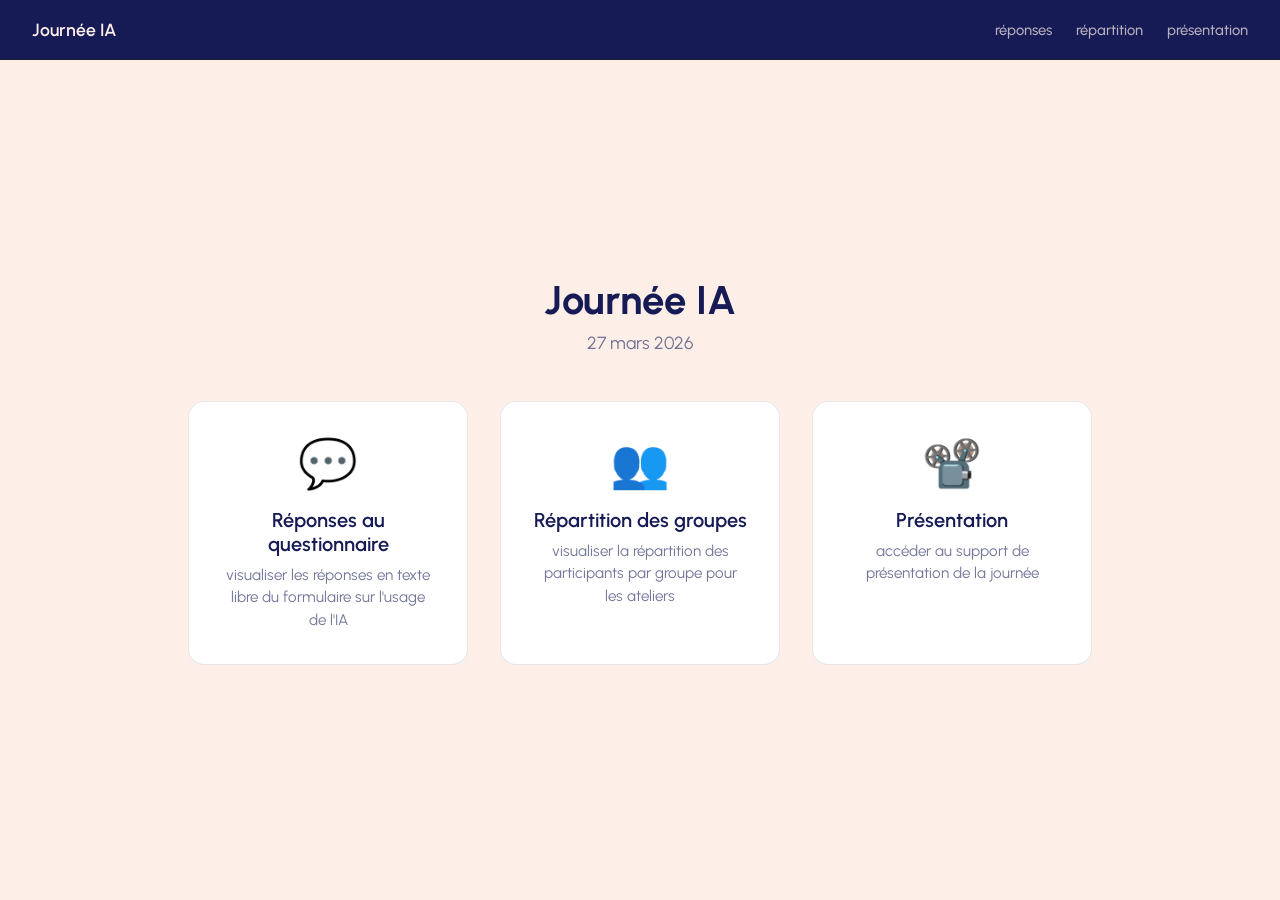
<file: index.html>
<!DOCTYPE html>
<html lang="fr">
<head>
  <meta charset="UTF-8">
  <meta name="viewport" content="width=device-width, initial-scale=1.0">
  <title>Journée IA</title>
  <link rel="stylesheet" href="styles.css">
</head>
<body>
  <header>
    <h1><a href="index.html">Journée IA</a></h1>
    <nav>
      <a href="reponses.html">réponses</a>
      <a href="repartition.html">répartition</a>
      <a href="https://docs.google.com/presentation/d/164hYm2jIhhlmnrmNLBXz11OmqDZ_F05EJsth6XH1Qxc/edit?usp=sharing" target="_blank">présentation</a>
    </nav>
  </header>
  
  <div class="landing-container">
    <h2 class="landing-title">Journée IA</h2>
    <p class="landing-subtitle">27 mars 2026</p>
    
    <div class="landing-cards">
      <a href="reponses.html" class="landing-card">
        <div class="landing-card-icon">💬</div>
        <div class="landing-card-title">Réponses au questionnaire</div>
        <div class="landing-card-desc">visualiser les réponses en texte libre du formulaire sur l'usage de l'IA</div>
      </a>
      
      <a href="repartition.html" class="landing-card">
        <div class="landing-card-icon">👥</div>
        <div class="landing-card-title">Répartition des groupes</div>
        <div class="landing-card-desc">visualiser la répartition des participants par groupe pour les ateliers</div>
      </a>
      
      <a href="https://docs.google.com/presentation/d/164hYm2jIhhlmnrmNLBXz11OmqDZ_F05EJsth6XH1Qxc/edit?usp=sharing" target="_blank" class="landing-card">
        <div class="landing-card-icon">📽️</div>
        <div class="landing-card-title">Présentation</div>
        <div class="landing-card-desc">accéder au support de présentation de la journée</div>
      </a>
    </div>
  </div>
</body>
</html>
</file>
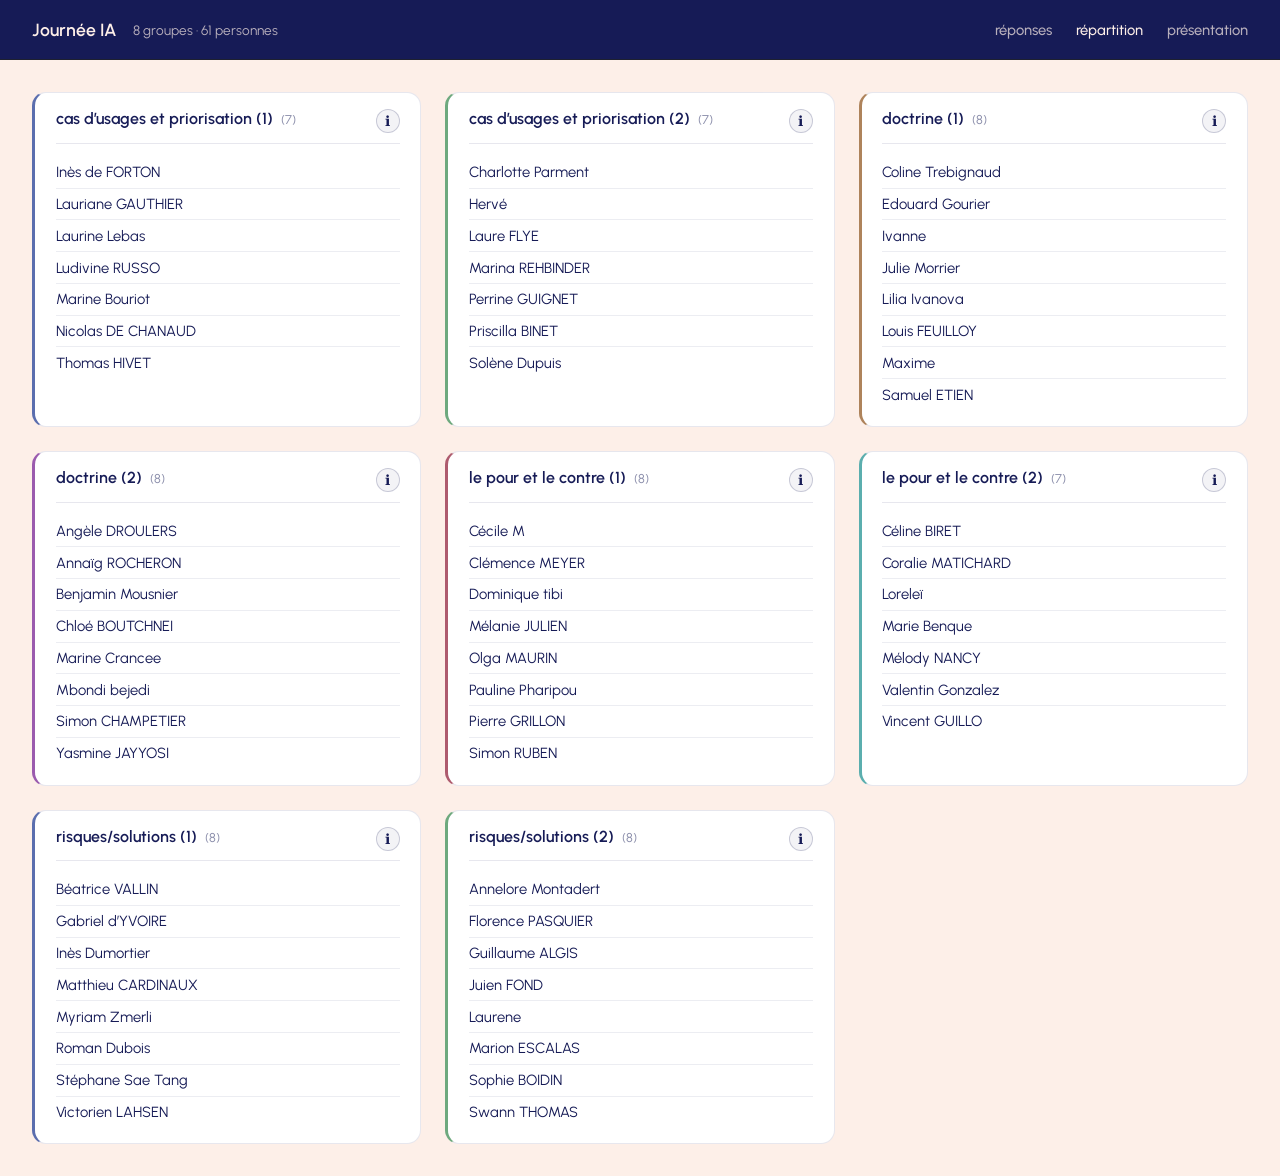
<file: repartition.html>
<!DOCTYPE html>
<html lang="fr">
<head>
  <meta charset="UTF-8">
  <meta name="viewport" content="width=device-width, initial-scale=1.0">
  <title>Répartition des groupes</title>
  <link rel="stylesheet" href="styles.css">
</head>
<body>
  <header>
    <h1><a href="index.html">Journée IA</a></h1>
    <span id="count-badge"></span>
    <nav>
      <a href="reponses.html">réponses</a>
      <a href="repartition.html" class="active">répartition</a>
      <a href="https://docs.google.com/presentation/d/164hYm2jIhhlmnrmNLBXz11OmqDZ_F05EJsth6XH1Qxc/edit?usp=sharing" target="_blank">présentation</a>
    </nav>
  </header>
  <div id="groups-container">
    <p class="empty-state">Chargement...</p>
  </div>

  <div id="modal-overlay" class="modal-overlay">
    <div class="modal">
      <div class="modal-header">
        <h3 id="modal-title"></h3>
        <button class="modal-close" onclick="closeModal()">&times;</button>
      </div>
      <div id="modal-content" class="modal-content"></div>
    </div>
  </div>

  <script>
    async function init() {
      try {
        const resp = await fetch('groups.json');
        const groups = await resp.json();
        
        if (!groups || groups.length === 0) {
          showEmpty('Aucune donnée trouvée.');
          return;
        }

        render(groups);
      } catch (e) {
        showEmpty('Erreur lors du chargement des données.');
        console.error(e);
      }
    }

    function showEmpty(message) {
      document.getElementById('groups-container').innerHTML = 
        `<p class="empty-state">${message}</p>`;
      document.getElementById('count-badge').textContent = '';
    }

    function escapeHtml(str) {
      const div = document.createElement('div');
      div.appendChild(document.createTextNode(str));
      return div.innerHTML;
    }

    function openModal(title, description) {
      document.getElementById('modal-title').textContent = title;
      document.getElementById('modal-content').innerHTML = description;
      document.getElementById('modal-overlay').classList.add('active');
      document.body.style.overflow = 'hidden';
    }

    function closeModal() {
      document.getElementById('modal-overlay').classList.remove('active');
      document.body.style.overflow = '';
    }

    document.getElementById('modal-overlay').addEventListener('click', (e) => {
      if (e.target === e.currentTarget) closeModal();
    });

    document.addEventListener('keydown', (e) => {
      if (e.key === 'Escape') closeModal();
    });

    function render(groups) {
      const container = document.getElementById('groups-container');
      const badge = document.getElementById('count-badge');
      
      const totalPersons = groups.reduce((sum, g) => sum + g.nom.length, 0);
      
      badge.textContent = `${groups.length} groupe${groups.length > 1 ? 's' : ''} · ${totalPersons} personne${totalPersons > 1 ? 's' : ''}`;

      container.innerHTML = '';
      
      groups.forEach((group, idx) => {
        const members = [...group.nom].sort((a, b) => a.localeCompare(b, 'fr'));
        
        const card = document.createElement('div');
        card.className = `card v${idx % 6}`;
        
        const titleRow = document.createElement('div');
        titleRow.className = 'group-title-row';
        
        const title = document.createElement('div');
        title.className = 'group-title';
        title.innerHTML = escapeHtml(group.groupe) + 
          `<span class="group-count">(${members.length})</span>`;
        titleRow.appendChild(title);
        
        if (group.description) {
          const infoBtn = document.createElement('button');
          infoBtn.className = 'info-btn';
          infoBtn.innerHTML = 'ℹ';
          infoBtn.title = 'Voir la description';
          infoBtn.onclick = () => openModal(group.groupe, group.description);
          titleRow.appendChild(infoBtn);
        }
        
        card.appendChild(titleRow);
        
        const list = document.createElement('ul');
        list.className = 'members-list';
        members.forEach(name => {
          const li = document.createElement('li');
          li.textContent = name;
          list.appendChild(li);
        });
        card.appendChild(list);
        
        container.appendChild(card);
      });
    }

    init();
  </script>
</body>
</html>
</file>
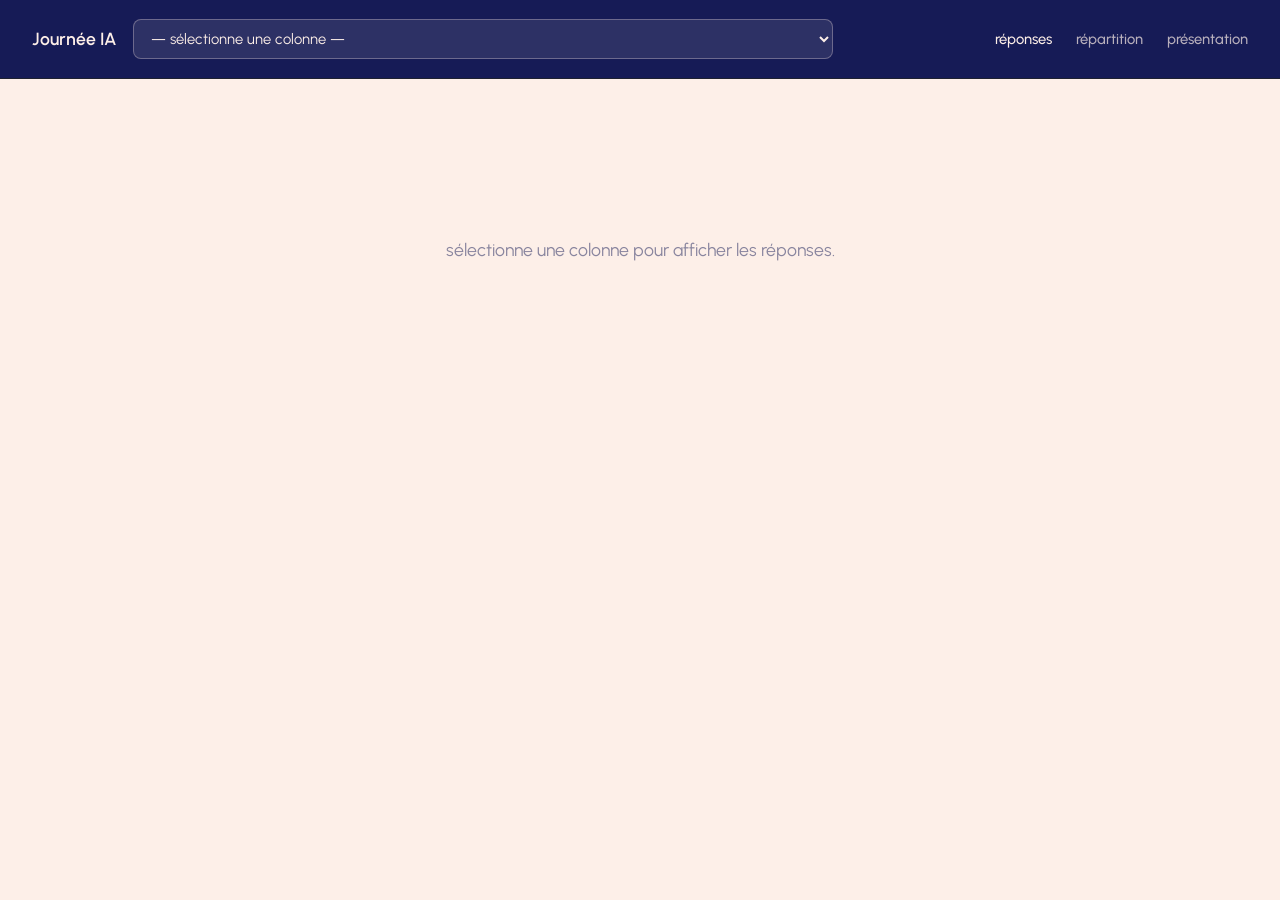
<file: reponses.html>
<!DOCTYPE html>
<html lang="fr">
<head>
  <meta charset="UTF-8">
  <meta name="viewport" content="width=device-width, initial-scale=1.0">
  <title>Nuage de réponses</title>
  <link rel="stylesheet" href="styles.css">
</head>
<body>
  <header>
    <h1><a href="index.html">Journée IA</a></h1>
    <select id="column-select">
      <option value="">— sélectionne une colonne —</option>
    </select>
    <span id="count-badge"></span>
    <nav>
      <a href="reponses.html" class="active">réponses</a>
      <a href="repartition.html">répartition</a>
      <a href="https://docs.google.com/presentation/d/164hYm2jIhhlmnrmNLBXz11OmqDZ_F05EJsth6XH1Qxc/edit?usp=sharing" target="_blank">présentation</a>
    </nav>
  </header>
  <div id="cloud">
    <p class="empty-state">sélectionne une colonne pour afficher les réponses.</p>
  </div>

  <script>
    let DATA = {};

    const HIDDEN = new Set([
      'Response Type', 'Start Date (UTC)', 'Stage Date (UTC)',
      'Submit Date (UTC)', 'Network ID', 'Tags', 'Ending',
      'NOM et prénom (facultatif)'
    ]);

    async function init() {
      const resp = await fetch('responses_data.json');
      DATA = await resp.json();

      const select = document.getElementById('column-select');
      for (const key of Object.keys(DATA)) {
        if (HIDDEN.has(key)) continue;
        if (DATA[key].length === 0) continue;
        const unique = new Set(DATA[key]).size;
        if (unique < 10) continue;
        const opt = document.createElement('option');
        opt.value = key;
        opt.textContent = key.length > 120 ? key.slice(0, 117) + '…' : key;
        opt.title = key;
        select.appendChild(opt);
      }
      select.addEventListener('change', render);
    }

    function render() {
      const col = document.getElementById('column-select').value;
      const cloud = document.getElementById('cloud');
      const badge = document.getElementById('count-badge');

      if (!col || !DATA[col]) {
        cloud.innerHTML = '<p class="empty-state">sélectionne une colonne pour afficher les réponses.</p>';
        badge.textContent = '';
        return;
      }

      const values = DATA[col];
      badge.textContent = values.length + ' réponse' + (values.length > 1 ? 's' : '');

      const shuffled = [...values].sort(() => Math.random() - 0.5);

      cloud.innerHTML = '';
      for (let i = 0; i < shuffled.length; i++) {
        const div = document.createElement('div');
        div.className = 'card v' + (i % 6);
        div.textContent = shuffled[i];
        cloud.appendChild(div);
      }
    }

    init();
  </script>
</body>
</html>
</file>
<file: styles.css>
@import url('https://fonts.googleapis.com/css2?family=Urbanist:wght@400;500;600;700&display=swap');

* { margin: 0; padding: 0; box-sizing: border-box; }

body {
  font-family: 'Urbanist', 'Segoe UI', system-ui, -apple-system, sans-serif;
  background: #FDEFE8;
  color: #161B56;
  min-height: 100vh;
}

a {
  color: inherit;
  text-decoration: none;
}

header {
  position: sticky;
  top: 0;
  z-index: 10;
  background: #161B56;
  backdrop-filter: blur(12px);
  border-bottom: 1px solid #1e2130;
  padding: 1.2rem 2rem;
  display: flex;
  flex-wrap: wrap;
  align-items: center;
  gap: 1rem;
}

header h1 {
  font-size: 1.1rem;
  font-weight: 600;
  color: #FDEFE8;
  white-space: nowrap;
}

header h1 a:hover {
  opacity: 0.8;
}

header nav {
  display: flex;
  gap: 1.5rem;
  margin-left: auto;
}

header nav a {
  color: #FDEFE8;
  font-size: 0.92rem;
  font-weight: 500;
  opacity: 0.7;
  transition: opacity 0.2s;
}

header nav a:hover,
header nav a.active {
  opacity: 1;
}

#column-select {
  flex: 1;
  min-width: 200px;
  max-width: 700px;
  padding: 0.55rem 0.8rem;
  border-radius: 8px;
  border: 1px solid rgba(253, 239, 232, 0.3);
  background: rgba(253, 239, 232, 0.1);
  color: #FDEFE8;
  font-family: inherit;
  font-size: 0.92rem;
  outline: none;
  transition: border-color 0.2s;
}

#column-select:focus {
  border-color: rgba(253, 239, 232, 0.6);
}

#column-select option {
  background: #161B56;
  color: #FDEFE8;
}

#count-badge {
  font-size: 0.85rem;
  color: rgba(253, 239, 232, 0.7);
  white-space: nowrap;
}

.card {
  background: #fff;
  border: 1px solid rgba(22, 27, 86, 0.1);
  border-radius: 14px;
  padding: 1rem 1.3rem;
  opacity: 0;
  transform: translateY(18px) scale(0.96);
  animation: appear 0.45s ease forwards;
  transition: transform 0.25s, box-shadow 0.25s, border-color 0.25s;
}

.card:hover {
  transform: translateY(-3px) scale(1.02);
  box-shadow: 0 8px 28px rgba(22, 27, 86, 0.1);
  border-color: rgba(22, 27, 86, 0.2);
}

.card.v0 { border-left: 3px solid #5b6eae; }
.card.v1 { border-left: 3px solid #6ea97e; }
.card.v2 { border-left: 3px solid #ae835b; }
.card.v3 { border-left: 3px solid #9b5bae; }
.card.v4 { border-left: 3px solid #ae5b6e; }
.card.v5 { border-left: 3px solid #5baeae; }

@keyframes appear {
  to {
    opacity: 1;
    transform: translateY(0) scale(1);
  }
}

.empty-state {
  text-align: center;
  color: rgba(22, 27, 86, 0.5);
  margin-top: 8rem;
  font-size: 1.1rem;
}

/* Staggered animation delays */
.card:nth-child(1)  { animation-delay: 0.00s; }
.card:nth-child(2)  { animation-delay: 0.03s; }
.card:nth-child(3)  { animation-delay: 0.05s; }
.card:nth-child(4)  { animation-delay: 0.07s; }
.card:nth-child(5)  { animation-delay: 0.09s; }
.card:nth-child(6)  { animation-delay: 0.11s; }
.card:nth-child(7)  { animation-delay: 0.13s; }
.card:nth-child(8)  { animation-delay: 0.15s; }
.card:nth-child(9)  { animation-delay: 0.17s; }
.card:nth-child(10) { animation-delay: 0.19s; }
.card:nth-child(n+11) { animation-delay: 0.21s; }

/* Cloud/grid containers */
#cloud {
  padding: 2rem;
  display: flex;
  flex-wrap: wrap;
  gap: 1rem;
  justify-content: center;
  align-items: flex-start;
}

#cloud .card {
  max-width: 420px;
  font-size: 0.92rem;
  line-height: 1.55;
  cursor: default;
  word-break: break-word;
}

#groups-container {
  padding: 2rem;
  display: grid;
  grid-template-columns: repeat(auto-fit, minmax(320px, 1fr));
  gap: 1.5rem;
}

.group-title {
  font-size: 1rem;
  font-weight: 600;
  color: #161B56;
  margin-bottom: 0.8rem;
  padding-bottom: 0.6rem;
  border-bottom: 1px solid rgba(22, 27, 86, 0.1);
}

.group-count {
  font-size: 0.8rem;
  font-weight: 400;
  color: rgba(22, 27, 86, 0.5);
  margin-left: 0.5rem;
}

.group-title-row {
  display: flex;
  align-items: flex-start;
  justify-content: space-between;
  gap: 0.5rem;
  margin-bottom: 0.8rem;
  padding-bottom: 0.6rem;
  border-bottom: 1px solid rgba(22, 27, 86, 0.1);
}

.group-title-row .group-title {
  margin-bottom: 0;
  padding-bottom: 0;
  border-bottom: none;
}

.info-btn {
  flex-shrink: 0;
  width: 24px;
  height: 24px;
  border-radius: 50%;
  border: 1px solid rgba(22, 27, 86, 0.2);
  background: rgba(22, 27, 86, 0.05);
  color: #161B56;
  font-size: 0.85rem;
  cursor: pointer;
  display: flex;
  align-items: center;
  justify-content: center;
  transition: all 0.2s;
}

.info-btn:hover {
  background: #161B56;
  color: #FDEFE8;
  border-color: #161B56;
}

.members-list {
  list-style: none;
}

.members-list li {
  padding: 0.4rem 0;
  font-size: 0.92rem;
  color: #161B56;
  border-bottom: 1px solid rgba(22, 27, 86, 0.08);
}

.members-list li:last-child {
  border-bottom: none;
}

/* Landing page */
.landing-container {
  display: flex;
  flex-direction: column;
  align-items: center;
  justify-content: center;
  min-height: calc(100vh - 80px);
  padding: 2rem;
}

.landing-title {
  font-size: 2.5rem;
  font-weight: 700;
  color: #161B56;
  margin-bottom: 0.5rem;
  text-align: center;
}

.landing-subtitle {
  font-size: 1.1rem;
  color: rgba(22, 27, 86, 0.6);
  margin-bottom: 3rem;
  text-align: center;
}

.landing-cards {
  display: flex;
  gap: 2rem;
  flex-wrap: wrap;
  justify-content: center;
}

.landing-card {
  background: #fff;
  border: 1px solid rgba(22, 27, 86, 0.1);
  border-radius: 16px;
  padding: 2rem;
  width: 280px;
  text-align: center;
  transition: transform 0.25s, box-shadow 0.25s;
  cursor: pointer;
}

.landing-card:hover {
  transform: translateY(-5px);
  box-shadow: 0 12px 32px rgba(22, 27, 86, 0.12);
}

.landing-card-icon {
  font-size: 3rem;
  margin-bottom: 1rem;
}

.landing-card-title {
  font-size: 1.25rem;
  font-weight: 600;
  color: #161B56;
  margin-bottom: 0.5rem;
}

.landing-card-desc {
  font-size: 0.95rem;
  color: rgba(22, 27, 86, 0.6);
  line-height: 1.5;
}

/* Modal */
.modal-overlay {
  position: fixed;
  inset: 0;
  background: rgba(22, 27, 86, 0.5);
  backdrop-filter: blur(4px);
  display: flex;
  align-items: center;
  justify-content: center;
  z-index: 100;
  opacity: 0;
  visibility: hidden;
  transition: opacity 0.25s, visibility 0.25s;
}

.modal-overlay.active {
  opacity: 1;
  visibility: visible;
}

.modal {
  background: #fff;
  border-radius: 16px;
  max-width: 500px;
  width: 90%;
  max-height: 80vh;
  overflow: auto;
  box-shadow: 0 20px 60px rgba(22, 27, 86, 0.25);
  transform: translateY(20px) scale(0.95);
  transition: transform 0.25s;
}

.modal-overlay.active .modal {
  transform: translateY(0) scale(1);
}

.modal-header {
  display: flex;
  align-items: flex-start;
  justify-content: space-between;
  gap: 1rem;
  padding: 1.25rem 1.5rem;
  border-bottom: 1px solid rgba(22, 27, 86, 0.1);
}

.modal-header h3 {
  font-size: 1.1rem;
  font-weight: 600;
  color: #161B56;
  margin: 0;
}

.modal-close {
  flex-shrink: 0;
  width: 32px;
  height: 32px;
  border-radius: 8px;
  border: none;
  background: rgba(22, 27, 86, 0.05);
  color: #161B56;
  font-size: 1.5rem;
  line-height: 1;
  cursor: pointer;
  display: flex;
  align-items: center;
  justify-content: center;
  transition: background 0.2s;
}

.modal-close:hover {
  background: rgba(22, 27, 86, 0.1);
}

.modal-content {
  padding: 1.5rem;
  font-size: 0.95rem;
  line-height: 1.6;
  color: rgba(22, 27, 86, 0.8);
}

.modal-content p {
  margin-bottom: 1rem;
}

.modal-content p:last-child {
  margin-bottom: 0;
}

.modal-content ul,
.modal-content ol {
  margin: 0.5rem 0 1rem 1.5rem;
}

.modal-content li {
  margin-bottom: 0.3rem;
}

.modal-content strong {
  font-weight: 600;
  color: #161B56;
}

.modal-content em {
  font-style: italic;
}

.modal-content a {
  color: #5b6eae;
  text-decoration: underline;
}

.modal-content a:hover {
  color: #161B56;
}
</file>
